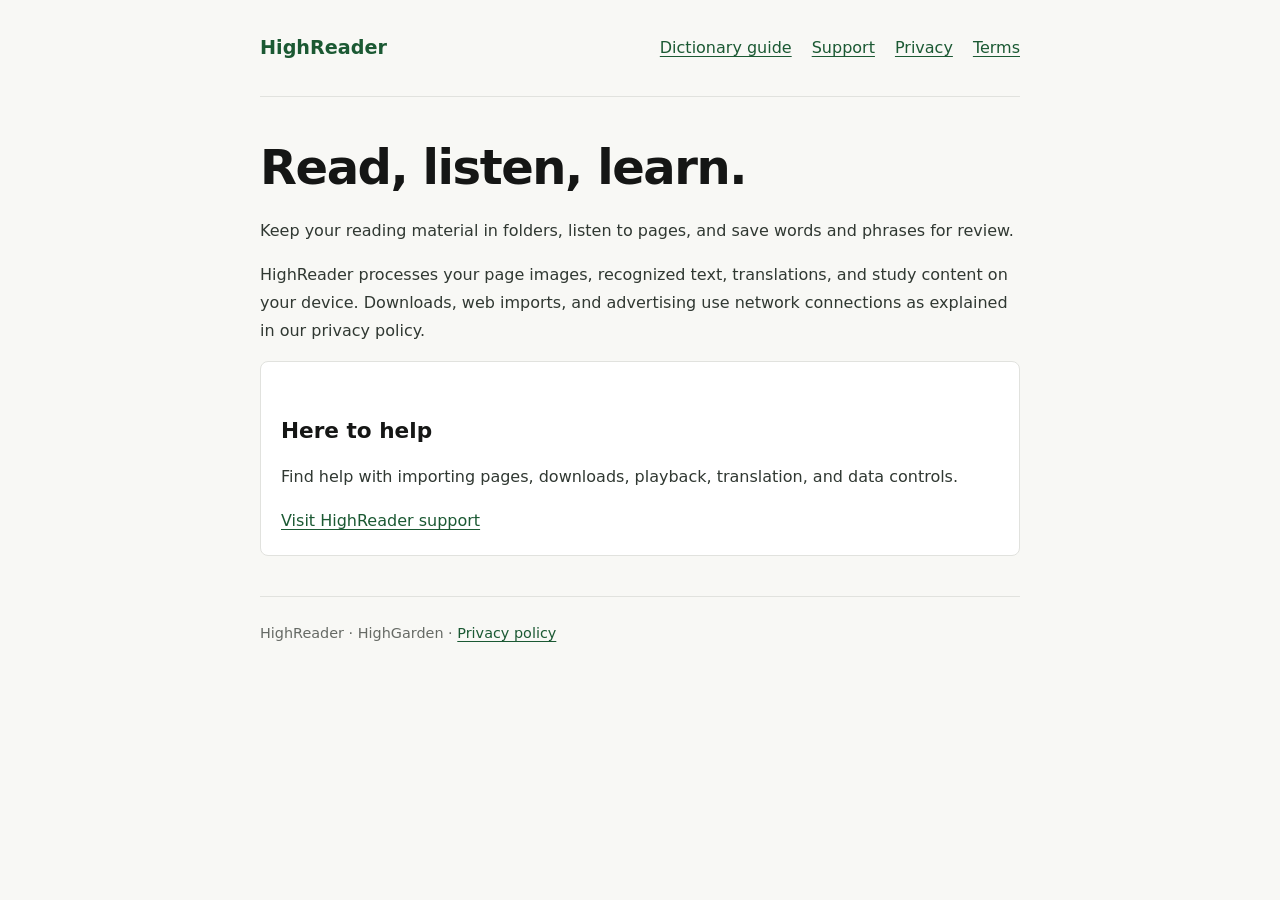
<file: index.html>
<!doctype html>
<html lang="en"><head><meta charset="utf-8"><meta name="viewport" content="width=device-width, initial-scale=1"><title>HighReader — Read, listen, learn</title><meta name="description" content="HighReader support and privacy information. Turn your own reading material into listening and language practice."><link rel="canonical" href="https://highreader.highgarden.app/"><link rel="stylesheet" href="./site.css"></head>
<body><a class="skip" href="#main">Skip to content</a><header><a class="brand" href="./index.html">HighReader</a><nav aria-label="Main navigation"><a href="./dictionary-guide.html">Dictionary guide</a><a href="./support.html">Support</a><a href="./privacy.html">Privacy</a><a href="./terms.html">Terms</a></nav></header>
<main id="main"><h1>Read, listen, learn.</h1><p>Keep your reading material in folders, listen to pages, and save words and phrases for review.</p><p>HighReader processes your page images, recognized text, translations, and study content on your device. Downloads, web imports, and advertising use network connections as explained in our privacy policy.</p><div class="notice"><h2>Here to help</h2><p>Find help with importing pages, downloads, playback, translation, and data controls.</p><a href="./support.html">Visit HighReader support</a></div></main><footer>HighReader · HighGarden · <a href="./privacy.html">Privacy policy</a></footer></body></html>
</file>
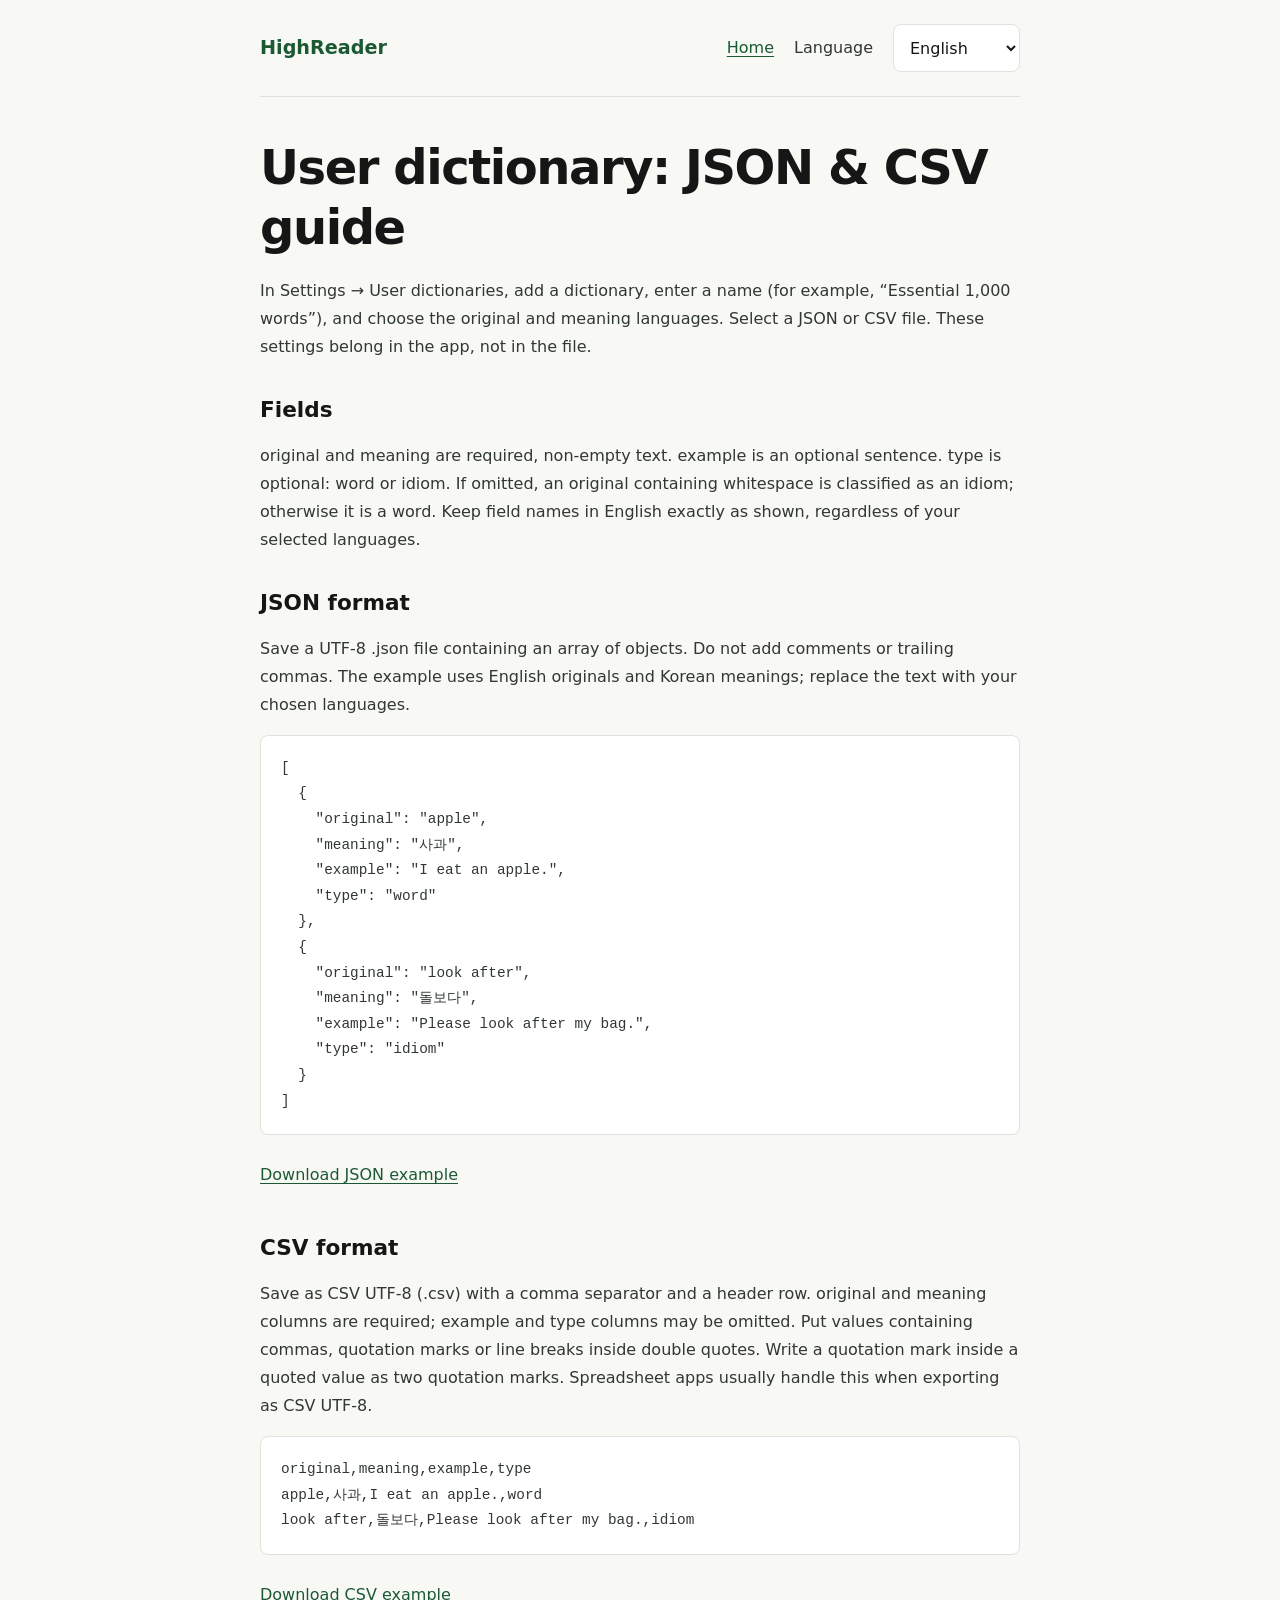
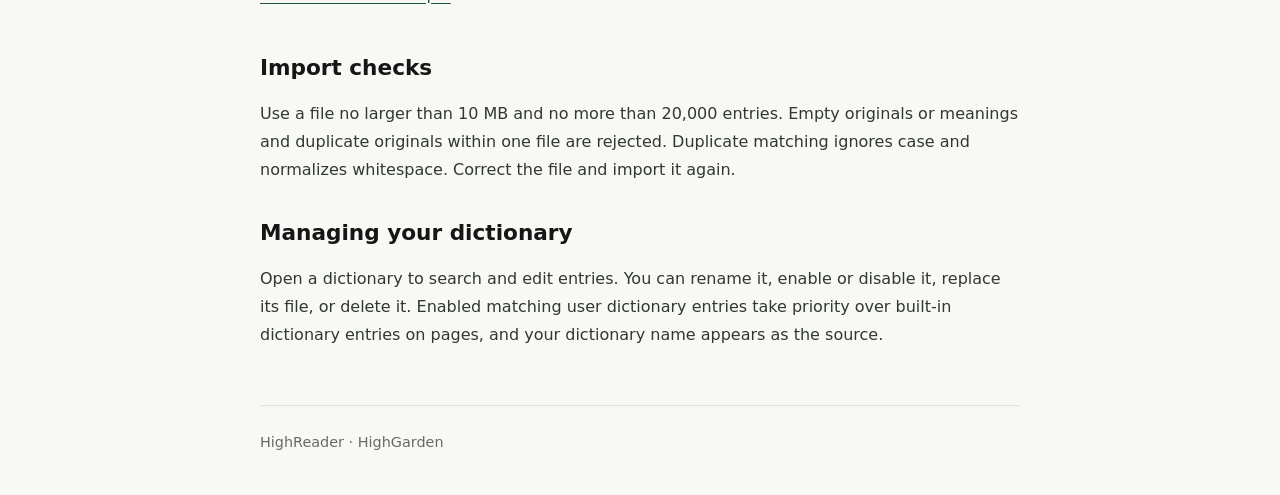
<file: dictionary-guide.html>
<!doctype html>
<html lang="en"><head><meta charset="utf-8"><meta name="viewport" content="width=device-width, initial-scale=1"><title>HighReader — User dictionary guide</title><meta name="description" content="Create and manage your HighReader user dictionary with JSON or CSV. File formats, examples, and import guidance in ten languages."><link rel="canonical" href="https://highreader.highgarden.app/dictionary-guide.html"><link rel="stylesheet" href="./site.css"></head>
<body><a class="skip" href="#main" id="skip-link">Skip to content</a><header><a class="brand" href="./index.html">HighReader</a><nav><a id="home-link" href="./index.html">Home</a><label for="guide-language" id="language-label">Language</label><select id="guide-language"><option value="en" lang="en">English</option><option value="ko" lang="ko">한국어</option><option value="ja" lang="ja">日本語</option><option value="fr" lang="fr">Français</option><option value="de" lang="de">Deutsch</option><option value="es" lang="es">Español</option><option value="pt" lang="pt">Português</option><option value="ru" lang="ru">Русский</option><option value="hi" lang="hi">हिन्दी</option><option value="ar" lang="ar">العربية</option></select></nav></header><main id="main"><article data-language="en" lang="en" dir="ltr"><h1>User dictionary: JSON &amp; CSV guide</h1><p>In Settings → User dictionaries, add a dictionary, enter a name (for example, “Essential 1,000 words”), and choose the original and meaning languages. Select a JSON or CSV file. These settings belong in the app, not in the file.</p><h2>Fields</h2><p>original and meaning are required, non-empty text. example is an optional sentence. type is optional: word or idiom. If omitted, an original containing whitespace is classified as an idiom; otherwise it is a word. Keep field names in English exactly as shown, regardless of your selected languages.</p><h2>JSON format</h2><p>Save a UTF-8 .json file containing an array of objects. Do not add comments or trailing commas. The example uses English originals and Korean meanings; replace the text with your chosen languages.</p><pre dir="ltr"><code>[
  {
    &quot;original&quot;: &quot;apple&quot;,
    &quot;meaning&quot;: &quot;사과&quot;,
    &quot;example&quot;: &quot;I eat an apple.&quot;,
    &quot;type&quot;: &quot;word&quot;
  },
  {
    &quot;original&quot;: &quot;look after&quot;,
    &quot;meaning&quot;: &quot;돌보다&quot;,
    &quot;example&quot;: &quot;Please look after my bag.&quot;,
    &quot;type&quot;: &quot;idiom&quot;
  }
]
</code></pre><a class="download" download href="./dictionary-example.json">Download JSON example</a><h2>CSV format</h2><p>Save as CSV UTF-8 (.csv) with a comma separator and a header row. original and meaning columns are required; example and type columns may be omitted. Put values containing commas, quotation marks or line breaks inside double quotes. Write a quotation mark inside a quoted value as two quotation marks. Spreadsheet apps usually handle this when exporting as CSV UTF-8.</p><pre dir="ltr"><code>original,meaning,example,type
apple,사과,I eat an apple.,word
look after,돌보다,Please look after my bag.,idiom
</code></pre><a class="download" download href="./dictionary-example.csv">Download CSV example</a><h2>Import checks</h2><p>Use a file no larger than 10 MB and no more than 20,000 entries. Empty originals or meanings and duplicate originals within one file are rejected. Duplicate matching ignores case and normalizes whitespace. Correct the file and import it again.</p><h2>Managing your dictionary</h2><p>Open a dictionary to search and edit entries. You can rename it, enable or disable it, replace its file, or delete it. Enabled matching user dictionary entries take priority over built-in dictionary entries on pages, and your dictionary name appears as the source.</p></article><article data-language="ko" lang="ko" dir="ltr"><h1>사용자 사전 JSON·CSV 등록 가이드</h1><p>설정 → 사용자 사전에서 사전을 추가하고 이름(예: “초등 필수 단어 1000”)과 원문 언어·뜻 언어를 선택한 뒤 JSON 또는 CSV 파일을 고르세요. 이름과 언어는 파일이 아닌 앱에서 설정합니다.</p><h2>입력 항목</h2><p>original(원문)과 meaning(뜻)은 비어 있지 않은 필수 문자열입니다. example(예문)은 선택입니다. type은 word(단어) 또는 idiom(숙어)이며 생략할 수 있습니다. 생략하면 원문에 공백이 있는 항목은 숙어, 나머지는 단어로 분류합니다. 선택한 언어와 관계없이 필드 이름은 예시의 영문 그대로 사용하세요.</p><h2>JSON 형식</h2><p>객체 배열을 담은 UTF-8 .json 파일로 저장하세요. 주석이나 마지막 항목 뒤 쉼표는 넣지 마세요. 예시는 영어 원문·한국어 뜻이며, 선택한 언어에 맞게 내용을 바꾸면 됩니다.</p><pre dir="ltr"><code>[
  {
    &quot;original&quot;: &quot;apple&quot;,
    &quot;meaning&quot;: &quot;사과&quot;,
    &quot;example&quot;: &quot;I eat an apple.&quot;,
    &quot;type&quot;: &quot;word&quot;
  },
  {
    &quot;original&quot;: &quot;look after&quot;,
    &quot;meaning&quot;: &quot;돌보다&quot;,
    &quot;example&quot;: &quot;Please look after my bag.&quot;,
    &quot;type&quot;: &quot;idiom&quot;
  }
]
</code></pre><a class="download" download href="./dictionary-example.json">JSON 예제 다운로드</a><h2>CSV 형식</h2><p>쉼표로 구분하고 첫 줄에 열 이름이 있는 CSV UTF-8(.csv) 파일로 저장하세요. original·meaning 열은 필수이며 example·type 열은 생략할 수 있습니다. 값에 쉼표, 큰따옴표, 줄바꿈이 있으면 전체를 큰따옴표로 감싸세요. 그 안의 큰따옴표는 두 번 겹쳐 적습니다. 스프레드시트에서 CSV UTF-8로 저장하면 보통 자동 처리됩니다.</p><pre dir="ltr"><code>original,meaning,example,type
apple,사과,I eat an apple.,word
look after,돌보다,Please look after my bag.,idiom
</code></pre><a class="download" download href="./dictionary-example.csv">CSV 예제 다운로드</a><h2>등록 전 확인</h2><p>파일은 최대 10MB, 항목은 최대 20,000개입니다. 원문·뜻이 비어 있거나 한 파일 안에 중복 원문이 있으면 등록되지 않습니다. 중복 확인 시 대소문자를 구분하지 않고 공백을 정규화합니다. 파일을 수정한 뒤 다시 등록하세요.</p><h2>사전 관리</h2><p>사전을 열어 항목을 검색·수정할 수 있습니다. 이름 변경, 사용 여부 설정, 파일 교체, 삭제도 가능합니다. 페이지에 같은 단어·숙어가 있으면 사용 중인 사용자 사전을 기본 사전보다 우선 적용하고 등록한 사전 이름을 출처로 표시합니다.</p></article><article data-language="ja" lang="ja" dir="ltr"><h1>ユーザー辞書：JSON・CSV登録ガイド</h1><p>設定 → ユーザー辞書から辞書を追加し、名前（例：「必須単語1000」）と原文・意味の言語を選び、JSONまたはCSVファイルを選択します。名前と言語はファイルではなくアプリで設定します。</p><h2>入力項目</h2><p>original（原文）とmeaning（意味）は空でない文字列が必須です。example（例文）は任意です。typeはword（単語）またはidiom（熟語）で、省略できます。省略時は原文に空白を含む項目を熟語、それ以外を単語とします。項目名は選択言語に関係なく例と同じ英語で記載してください。</p><h2>JSON形式</h2><p>オブジェクトの配列をUTF-8の.jsonファイルとして保存します。コメントや末尾の余分なコンマは使えません。例は英語の原文と韓国語の意味です。選択した言語の内容に置き換えてください。</p><pre dir="ltr"><code>[
  {
    &quot;original&quot;: &quot;apple&quot;,
    &quot;meaning&quot;: &quot;사과&quot;,
    &quot;example&quot;: &quot;I eat an apple.&quot;,
    &quot;type&quot;: &quot;word&quot;
  },
  {
    &quot;original&quot;: &quot;look after&quot;,
    &quot;meaning&quot;: &quot;돌보다&quot;,
    &quot;example&quot;: &quot;Please look after my bag.&quot;,
    &quot;type&quot;: &quot;idiom&quot;
  }
]
</code></pre><a class="download" download href="./dictionary-example.json">JSONの例をダウンロード</a><h2>CSV形式</h2><p>コンマ区切りで1行目に列名を記したCSV UTF-8（.csv）として保存します。originalとmeaningは必須で、exampleとtype列は省略できます。コンマ、二重引用符、改行を含む値は二重引用符で囲み、その中の二重引用符は2つ重ねます。表計算アプリのCSV UTF-8出力では通常自動処理されます。</p><pre dir="ltr"><code>original,meaning,example,type
apple,사과,I eat an apple.,word
look after,돌보다,Please look after my bag.,idiom
</code></pre><a class="download" download href="./dictionary-example.csv">CSVの例をダウンロード</a><h2>登録前の確認</h2><p>ファイルは最大10MB、項目は最大20,000件です。原文・意味が空の場合や、同じファイル内に原文の重複がある場合は登録できません。重複の判定では大文字・小文字を区別せず空白を正規化します。修正して再登録してください。</p><h2>辞書の管理</h2><p>辞書を開いて項目を検索・編集できます。名前変更、有効・無効の切り替え、ファイル差し替え、削除も可能です。ページでは有効なユーザー辞書の一致項目を標準辞書より優先し、登録した辞書名を出典として表示します。</p></article><article data-language="fr" lang="fr" dir="ltr"><h1>Dictionnaire personnel : guide JSON et CSV</h1><p>Dans Réglages → Dictionnaires personnels, ajoutez un dictionnaire, saisissez un nom (par exemple « 1 000 mots essentiels »), choisissez les langues des originaux et des définitions, puis un fichier JSON ou CSV. Le nom et les langues se règlent dans l’application, pas dans le fichier.</p><h2>Champs</h2><p>original et meaning sont des textes obligatoires non vides. example est une phrase facultative. type est facultatif : word ou idiom. Sans type, un original contenant des espaces est classé comme expression, sinon comme mot. Conservez les noms de champs en anglais tels quels, quelle que soit la langue choisie.</p><h2>Format JSON</h2><p>Enregistrez un tableau d’objets dans un fichier .json UTF-8, sans commentaires ni virgule finale. L’exemple contient des originaux anglais et des définitions coréennes ; remplacez-les par vos langues.</p><pre dir="ltr"><code>[
  {
    &quot;original&quot;: &quot;apple&quot;,
    &quot;meaning&quot;: &quot;사과&quot;,
    &quot;example&quot;: &quot;I eat an apple.&quot;,
    &quot;type&quot;: &quot;word&quot;
  },
  {
    &quot;original&quot;: &quot;look after&quot;,
    &quot;meaning&quot;: &quot;돌보다&quot;,
    &quot;example&quot;: &quot;Please look after my bag.&quot;,
    &quot;type&quot;: &quot;idiom&quot;
  }
]
</code></pre><a class="download" download href="./dictionary-example.json">Télécharger l’exemple JSON</a><h2>Format CSV</h2><p>Enregistrez en CSV UTF-8 (.csv), avec des virgules comme séparateurs et une ligne d’en-tête. Les colonnes original et meaning sont obligatoires ; example et type peuvent être omises. Entourez de guillemets doubles les valeurs contenant des virgules, guillemets ou sauts de ligne. Doublez les guillemets à l’intérieur. Les tableurs le font généralement lors de l’export CSV UTF-8.</p><pre dir="ltr"><code>original,meaning,example,type
apple,사과,I eat an apple.,word
look after,돌보다,Please look after my bag.,idiom
</code></pre><a class="download" download href="./dictionary-example.csv">Télécharger l’exemple CSV</a><h2>Vérifications</h2><p>Limites : 10 Mo et 20 000 entrées. Les originaux ou définitions vides et les originaux en double dans un même fichier sont refusés. La détection ignore la casse et normalise les espaces. Corrigez le fichier et réimportez-le.</p><h2>Gestion</h2><p>Ouvrez un dictionnaire pour rechercher et modifier ses entrées. Vous pouvez le renommer, l’activer ou le désactiver, remplacer son fichier ou le supprimer. Sur les pages, les correspondances d’un dictionnaire personnel actif sont prioritaires sur le dictionnaire intégré et affichent le nom de votre dictionnaire comme source.</p></article><article data-language="de" lang="de" dir="ltr"><h1>Eigenes Wörterbuch: JSON- und CSV-Anleitung</h1><p>Fügen Sie unter Einstellungen → Eigene Wörterbücher ein Wörterbuch hinzu. Geben Sie einen Namen ein (z. B. „1.000 Grundwörter“), wählen Sie die Sprachen für Original und Bedeutung und eine JSON- oder CSV-Datei. Name und Sprachen werden in der App festgelegt, nicht in der Datei.</p><h2>Felder</h2><p>original und meaning müssen nicht leere Texte enthalten. example ist ein optionaler Beispielsatz. type ist optional: word oder idiom. Ohne type gilt ein Original mit Leerraum als Redewendung, sonst als Wort. Verwenden Sie unabhängig von der Sprache genau die englischen Feldnamen.</p><h2>JSON-Format</h2><p>Speichern Sie eine Liste von Objekten als UTF-8-Datei mit der Endung .json, ohne Kommentare oder abschließende Kommas. Das Beispiel enthält englische Originale und koreanische Bedeutungen. Ersetzen Sie diese durch Ihre gewählten Sprachen.</p><pre dir="ltr"><code>[
  {
    &quot;original&quot;: &quot;apple&quot;,
    &quot;meaning&quot;: &quot;사과&quot;,
    &quot;example&quot;: &quot;I eat an apple.&quot;,
    &quot;type&quot;: &quot;word&quot;
  },
  {
    &quot;original&quot;: &quot;look after&quot;,
    &quot;meaning&quot;: &quot;돌보다&quot;,
    &quot;example&quot;: &quot;Please look after my bag.&quot;,
    &quot;type&quot;: &quot;idiom&quot;
  }
]
</code></pre><a class="download" download href="./dictionary-example.json">JSON-Beispiel herunterladen</a><h2>CSV-Format</h2><p>Speichern Sie CSV UTF-8 (.csv) mit Kommas als Trennzeichen und einer Kopfzeile. original und meaning sind Pflichtspalten; example und type können entfallen. Werte mit Kommas, Anführungszeichen oder Zeilenumbrüchen müssen in doppelte Anführungszeichen eingeschlossen werden. Verdoppeln Sie innere Anführungszeichen. Tabellenprogramme erledigen dies beim CSV-UTF-8-Export in der Regel automatisch.</p><pre dir="ltr"><code>original,meaning,example,type
apple,사과,I eat an apple.,word
look after,돌보다,Please look after my bag.,idiom
</code></pre><a class="download" download href="./dictionary-example.csv">CSV-Beispiel herunterladen</a><h2>Prüfung beim Import</h2><p>Maximal 10 MB und 20.000 Einträge. Leere Originale oder Bedeutungen und doppelte Originale innerhalb einer Datei werden abgelehnt. Groß-/Kleinschreibung wird ignoriert und Leerraum vereinheitlicht. Korrigieren Sie die Datei und importieren Sie erneut.</p><h2>Verwaltung</h2><p>Öffnen Sie ein Wörterbuch, um Einträge zu suchen und zu bearbeiten. Sie können es umbenennen, aktivieren oder deaktivieren, die Datei ersetzen oder es löschen. Auf Seiten haben passende Einträge aktiver eigener Wörterbücher Vorrang vor dem integrierten Wörterbuch; der Wörterbuchname wird als Quelle angezeigt.</p></article><article data-language="es" lang="es" dir="ltr"><h1>Diccionario personal: guía de JSON y CSV</h1><p>En Ajustes → Diccionarios personales, añade un diccionario, escribe un nombre (por ejemplo, «1.000 palabras esenciales»), elige los idiomas del original y del significado, y selecciona un archivo JSON o CSV. El nombre y los idiomas se configuran en la app, no en el archivo.</p><h2>Campos</h2><p>original y meaning son textos obligatorios y no vacíos. example es una oración opcional. type es opcional: word o idiom. Si se omite, un original con espacios se clasifica como expresión; en caso contrario, como palabra. Usa los nombres de campo en inglés exactamente como se muestran, independientemente del idioma.</p><h2>Formato JSON</h2><p>Guarda una matriz de objetos en un archivo .json UTF-8, sin comentarios ni comas finales. El ejemplo contiene originales en inglés y significados en coreano; sustitúyelos por los idiomas elegidos.</p><pre dir="ltr"><code>[
  {
    &quot;original&quot;: &quot;apple&quot;,
    &quot;meaning&quot;: &quot;사과&quot;,
    &quot;example&quot;: &quot;I eat an apple.&quot;,
    &quot;type&quot;: &quot;word&quot;
  },
  {
    &quot;original&quot;: &quot;look after&quot;,
    &quot;meaning&quot;: &quot;돌보다&quot;,
    &quot;example&quot;: &quot;Please look after my bag.&quot;,
    &quot;type&quot;: &quot;idiom&quot;
  }
]
</code></pre><a class="download" download href="./dictionary-example.json">Descargar ejemplo JSON</a><h2>Formato CSV</h2><p>Guarda como CSV UTF-8 (.csv), separado por comas y con una fila de encabezados. original y meaning son obligatorios; example y type pueden omitirse. Encierra entre comillas dobles los valores que contengan comas, comillas o saltos de línea. Duplica las comillas interiores. Las hojas de cálculo suelen hacerlo al exportar como CSV UTF-8.</p><pre dir="ltr"><code>original,meaning,example,type
apple,사과,I eat an apple.,word
look after,돌보다,Please look after my bag.,idiom
</code></pre><a class="download" download href="./dictionary-example.csv">Descargar ejemplo CSV</a><h2>Comprobaciones</h2><p>Máximo 10 MB y 20.000 entradas. Se rechazan originales o significados vacíos y originales duplicados en un mismo archivo. La detección ignora mayúsculas y normaliza espacios. Corrige el archivo e impórtalo de nuevo.</p><h2>Gestión</h2><p>Abre un diccionario para buscar y editar entradas. Puedes cambiar su nombre, activarlo o desactivarlo, reemplazar el archivo o eliminarlo. En las páginas, las coincidencias de diccionarios personales activos tienen prioridad sobre el diccionario integrado y muestran el nombre del diccionario como fuente.</p></article><article data-language="pt" lang="pt" dir="ltr"><h1>Dicionário pessoal: guia JSON e CSV</h1><p>Em Configurações → Dicionários pessoais, adicione um dicionário, informe um nome (por exemplo, “1.000 palavras essenciais”), escolha os idiomas do original e do significado e selecione um arquivo JSON ou CSV. O nome e os idiomas são definidos no aplicativo, não no arquivo.</p><h2>Campos</h2><p>original e meaning são textos obrigatórios e não vazios. example é uma frase opcional. type é opcional: word ou idiom. Se omitido, um original com espaços é classificado como expressão; caso contrário, como palavra. Mantenha os nomes dos campos em inglês exatamente como mostrados, independentemente do idioma.</p><h2>Formato JSON</h2><p>Salve uma lista de objetos em um arquivo .json UTF-8, sem comentários ou vírgulas finais. O exemplo tem originais em inglês e significados em coreano; substitua-os pelos idiomas escolhidos.</p><pre dir="ltr"><code>[
  {
    &quot;original&quot;: &quot;apple&quot;,
    &quot;meaning&quot;: &quot;사과&quot;,
    &quot;example&quot;: &quot;I eat an apple.&quot;,
    &quot;type&quot;: &quot;word&quot;
  },
  {
    &quot;original&quot;: &quot;look after&quot;,
    &quot;meaning&quot;: &quot;돌보다&quot;,
    &quot;example&quot;: &quot;Please look after my bag.&quot;,
    &quot;type&quot;: &quot;idiom&quot;
  }
]
</code></pre><a class="download" download href="./dictionary-example.json">Baixar exemplo JSON</a><h2>Formato CSV</h2><p>Salve como CSV UTF-8 (.csv), separado por vírgulas e com uma linha de cabeçalho. original e meaning são obrigatórios; example e type podem ser omitidos. Coloque entre aspas duplas os valores com vírgulas, aspas ou quebras de linha. Duplique as aspas internas. Planilhas normalmente fazem isso ao exportar como CSV UTF-8.</p><pre dir="ltr"><code>original,meaning,example,type
apple,사과,I eat an apple.,word
look after,돌보다,Please look after my bag.,idiom
</code></pre><a class="download" download href="./dictionary-example.csv">Baixar exemplo CSV</a><h2>Verificações</h2><p>Máximo de 10 MB e 20.000 entradas. Originais ou significados vazios e originais duplicados no mesmo arquivo são rejeitados. A comparação ignora maiúsculas e normaliza espaços. Corrija o arquivo e importe novamente.</p><h2>Gerenciamento</h2><p>Abra um dicionário para pesquisar e editar entradas. Você pode renomeá-lo, ativá-lo ou desativá-lo, substituir o arquivo ou excluí-lo. Nas páginas, correspondências de dicionários pessoais ativos têm prioridade sobre o dicionário integrado, e o nome do seu dicionário aparece como fonte.</p></article><article data-language="ru" lang="ru" dir="ltr"><h1>Пользовательский словарь: JSON и CSV</h1><p>В разделе Настройки → Пользовательские словари добавьте словарь, укажите название (например, «1000 основных слов»), выберите языки оригинала и значения, затем файл JSON или CSV. Название и языки задаются в приложении, а не в файле.</p><h2>Поля</h2><p>original и meaning — обязательные непустые строки. example — необязательный пример предложения. type — необязательное поле: word или idiom. Без него оригинал с пробелами считается выражением, а без пробелов — словом. Сохраняйте английские имена полей в точности независимо от выбранного языка.</p><h2>Формат JSON</h2><p>Сохраните массив объектов в файле .json в кодировке UTF-8, без комментариев и лишней запятой в конце. В примере оригиналы на английском, значения на корейском; замените их текстом на выбранных языках.</p><pre dir="ltr"><code>[
  {
    &quot;original&quot;: &quot;apple&quot;,
    &quot;meaning&quot;: &quot;사과&quot;,
    &quot;example&quot;: &quot;I eat an apple.&quot;,
    &quot;type&quot;: &quot;word&quot;
  },
  {
    &quot;original&quot;: &quot;look after&quot;,
    &quot;meaning&quot;: &quot;돌보다&quot;,
    &quot;example&quot;: &quot;Please look after my bag.&quot;,
    &quot;type&quot;: &quot;idiom&quot;
  }
]
</code></pre><a class="download" download href="./dictionary-example.json">Скачать пример JSON</a><h2>Формат CSV</h2><p>Сохраните CSV UTF-8 (.csv) с разделителем-запятой и строкой заголовков. original и meaning обязательны; example и type можно опустить. Значения с запятыми, кавычками или переносами строк заключайте в двойные кавычки. Внутренние кавычки удваивайте. Табличные редакторы обычно делают это автоматически при экспорте в CSV UTF-8.</p><pre dir="ltr"><code>original,meaning,example,type
apple,사과,I eat an apple.,word
look after,돌보다,Please look after my bag.,idiom
</code></pre><a class="download" download href="./dictionary-example.csv">Скачать пример CSV</a><h2>Проверка</h2><p>Не более 10 МБ и 20 000 записей. Пустые оригиналы или значения и повторяющиеся оригиналы в одном файле отклоняются. При поиске дублей регистр не учитывается, а пробелы нормализуются. Исправьте файл и импортируйте снова.</p><h2>Управление</h2><p>Откройте словарь для поиска и редактирования записей. Можно изменить название, включить или отключить словарь, заменить файл или удалить словарь. На страницах совпадения из активных пользовательских словарей имеют приоритет над встроенным словарём; название вашего словаря отображается как источник.</p></article><article data-language="hi" lang="hi" dir="ltr"><h1>निजी शब्दकोश: JSON और CSV गाइड</h1><p>सेटिंग्स → निजी शब्दकोश में शब्दकोश जोड़ें, नाम लिखें (जैसे “1,000 आवश्यक शब्द”), मूल और अर्थ की भाषाएँ चुनें, फिर JSON या CSV फ़ाइल चुनें। नाम और भाषाएँ ऐप में सेट करें, फ़ाइल में नहीं।</p><h2>फ़ील्ड</h2><p>original और meaning में खाली न होने वाला टेक्स्ट अनिवार्य है। example में उदाहरण वाक्य वैकल्पिक है। type वैकल्पिक है: word या idiom। इसे न देने पर मूल में खाली स्थान हो तो उसे वाक्यांश, अन्यथा शब्द माना जाता है। किसी भी भाषा के लिए फ़ील्ड नाम अंग्रेज़ी में बिल्कुल उदाहरण जैसे रखें।</p><h2>JSON प्रारूप</h2><p>ऑब्जेक्ट की सूची को UTF-8 .json फ़ाइल में सहेजें। टिप्पणियाँ या अंतिम आइटम के बाद अतिरिक्त कॉमा न डालें। उदाहरण में अंग्रेज़ी मूल और कोरियाई अर्थ हैं; अपनी चुनी भाषाओं का टेक्स्ट डालें।</p><pre dir="ltr"><code>[
  {
    &quot;original&quot;: &quot;apple&quot;,
    &quot;meaning&quot;: &quot;사과&quot;,
    &quot;example&quot;: &quot;I eat an apple.&quot;,
    &quot;type&quot;: &quot;word&quot;
  },
  {
    &quot;original&quot;: &quot;look after&quot;,
    &quot;meaning&quot;: &quot;돌보다&quot;,
    &quot;example&quot;: &quot;Please look after my bag.&quot;,
    &quot;type&quot;: &quot;idiom&quot;
  }
]
</code></pre><a class="download" download href="./dictionary-example.json">JSON उदाहरण डाउनलोड करें</a><h2>CSV प्रारूप</h2><p>कॉमा से अलग की गई CSV UTF-8 (.csv) फ़ाइल सहेजें और पहली पंक्ति में कॉलम नाम रखें। original और meaning अनिवार्य हैं; example और type कॉलम छोड़ सकते हैं। कॉमा, उद्धरण चिह्न या नई पंक्ति वाले मान को दोहरे उद्धरण चिह्नों में रखें। अंदर के दोहरे उद्धरण चिह्न को दो बार लिखें। स्प्रेडशीट ऐप CSV UTF-8 निर्यात में आम तौर पर यह अपने आप करते हैं।</p><pre dir="ltr"><code>original,meaning,example,type
apple,사과,I eat an apple.,word
look after,돌보다,Please look after my bag.,idiom
</code></pre><a class="download" download href="./dictionary-example.csv">CSV उदाहरण डाउनलोड करें</a><h2>जाँच</h2><p>फ़ाइल अधिकतम 10 MB और 20,000 प्रविष्टियों की हो। खाली मूल या अर्थ और एक फ़ाइल में दोहराए गए मूल स्वीकार नहीं होते। दोहराव की जाँच में बड़े-छोटे अक्षर समान माने जाते हैं और खाली स्थान सामान्य किए जाते हैं। फ़ाइल सुधारकर फिर आयात करें।</p><h2>प्रबंधन</h2><p>प्रविष्टियाँ खोजने और बदलने के लिए शब्दकोश खोलें। नाम बदल सकते हैं, चालू या बंद कर सकते हैं, फ़ाइल बदल सकते हैं या शब्दकोश हटा सकते हैं। पृष्ठों पर सक्रिय निजी शब्दकोश की मेल खाती प्रविष्टियों को अंतर्निहित शब्दकोश से प्राथमिकता मिलती है और आपके शब्दकोश का नाम स्रोत के रूप में दिखता है।</p></article><article data-language="ar" lang="ar" dir="rtl"><h1>القاموس الشخصي: دليل JSON وCSV</h1><p>في الإعدادات ← القواميس الشخصية، أضف قاموسًا وأدخل اسمًا (مثل «1000 كلمة أساسية»)، واختر لغتي النص الأصلي والمعنى، ثم ملف JSON أو CSV. يُضبط الاسم واللغات في التطبيق لا في الملف.</p><h2>الحقول</h2><p>يجب أن يحتوي original وmeaning على نص غير فارغ. example جملة مثال اختيارية. type اختياري وقيمته word أو idiom. عند حذفه، يُصنّف النص الأصلي الذي يحتوي على مسافات كتعبير، وإلا فككلمة. استخدم أسماء الحقول الإنجليزية كما هي مهما كانت اللغة المختارة.</p><h2>تنسيق JSON</h2><p>احفظ مصفوفة من الكائنات في ملف .json بترميز UTF-8، دون تعليقات أو فواصل زائدة في النهاية. المثال يتضمن نصوصًا أصلية بالإنجليزية ومعاني بالكورية؛ استبدلها بنصوص بلغاتك المختارة.</p><pre dir="ltr"><code>[
  {
    &quot;original&quot;: &quot;apple&quot;,
    &quot;meaning&quot;: &quot;사과&quot;,
    &quot;example&quot;: &quot;I eat an apple.&quot;,
    &quot;type&quot;: &quot;word&quot;
  },
  {
    &quot;original&quot;: &quot;look after&quot;,
    &quot;meaning&quot;: &quot;돌보다&quot;,
    &quot;example&quot;: &quot;Please look after my bag.&quot;,
    &quot;type&quot;: &quot;idiom&quot;
  }
]
</code></pre><a class="download" download href="./dictionary-example.json">تنزيل مثال JSON</a><h2>تنسيق CSV</h2><p>احفظ الملف بتنسيق CSV UTF-8 (.csv) مفصول بفواصل مع صف عناوين. عمودا original وmeaning إلزاميان؛ يمكن حذف example وtype. ضع القيم التي تحتوي على فواصل أو علامات اقتباس أو أسطر جديدة بين علامتي اقتباس مزدوجتين. ضاعف علامة الاقتباس داخل القيمة. تُجري برامج جداول البيانات ذلك عادةً عند التصدير بصيغة CSV UTF-8.</p><pre dir="ltr"><code>original,meaning,example,type
apple,사과,I eat an apple.,word
look after,돌보다,Please look after my bag.,idiom
</code></pre><a class="download" download href="./dictionary-example.csv">تنزيل مثال CSV</a><h2>التحقق</h2><p>الحد الأقصى 10 MB و20,000 إدخال. تُرفض النصوص الأصلية أو المعاني الفارغة وتكرارات النص الأصلي داخل الملف الواحد. يتجاهل فحص التكرار حالة الأحرف ويوحّد المسافات. صحّح الملف واستورده مجددًا.</p><h2>الإدارة</h2><p>افتح القاموس للبحث عن الإدخالات وتعديلها. يمكنك إعادة تسميته وتفعيله أو تعطيله واستبدال ملفه أو حذفه. في الصفحات، تتقدم المطابقات في القواميس الشخصية المفعّلة على القاموس المدمج، ويظهر اسم قاموسك كمصدر.</p></article></main><footer>HighReader · HighGarden</footer><script>
const labels = {"en": ["Language", "Skip to content", "Home"], "ko": ["언어", "본문으로 건너뛰기", "홈"], "ja": ["言語", "本文へスキップ", "ホーム"], "fr": ["Langue", "Aller au contenu", "Accueil"], "de": ["Sprache", "Zum Inhalt springen", "Startseite"], "es": ["Idioma", "Saltar al contenido", "Inicio"], "pt": ["Idioma", "Pular para o conteúdo", "Início"], "ru": ["Язык", "Перейти к содержимому", "Главная"], "hi": ["भाषा", "सामग्री पर जाएँ", "होम"], "ar": ["اللغة", "انتقل إلى المحتوى", "الرئيسية"]};
const select = document.getElementById('guide-language');
function setLanguage(language) {
  const lang = Object.hasOwn(labels, language) ? language : 'en';
  document.documentElement.lang = lang;
  document.documentElement.dir = lang === 'ar' ? 'rtl' : 'ltr';
  document.querySelectorAll('article[data-language]').forEach(article => { article.hidden = article.dataset.language !== lang; });
  select.value = lang;
  document.getElementById('language-label').textContent = labels[lang][0];
  document.getElementById('skip-link').textContent = labels[lang][1];
  document.getElementById('home-link').textContent = labels[lang][2];
  document.title = 'HighReader — ' + document.querySelector('article:not([hidden]) h1').textContent;
}
const requested = new URLSearchParams(location.search).get('lang') || navigator.language.split('-')[0];
setLanguage(requested);
select.addEventListener('change', () => {
  setLanguage(select.value);
  const url = new URL(location.href);
  url.searchParams.set('lang', select.value);
  history.replaceState(null, '', url);
});
</script></body></html>
</file>
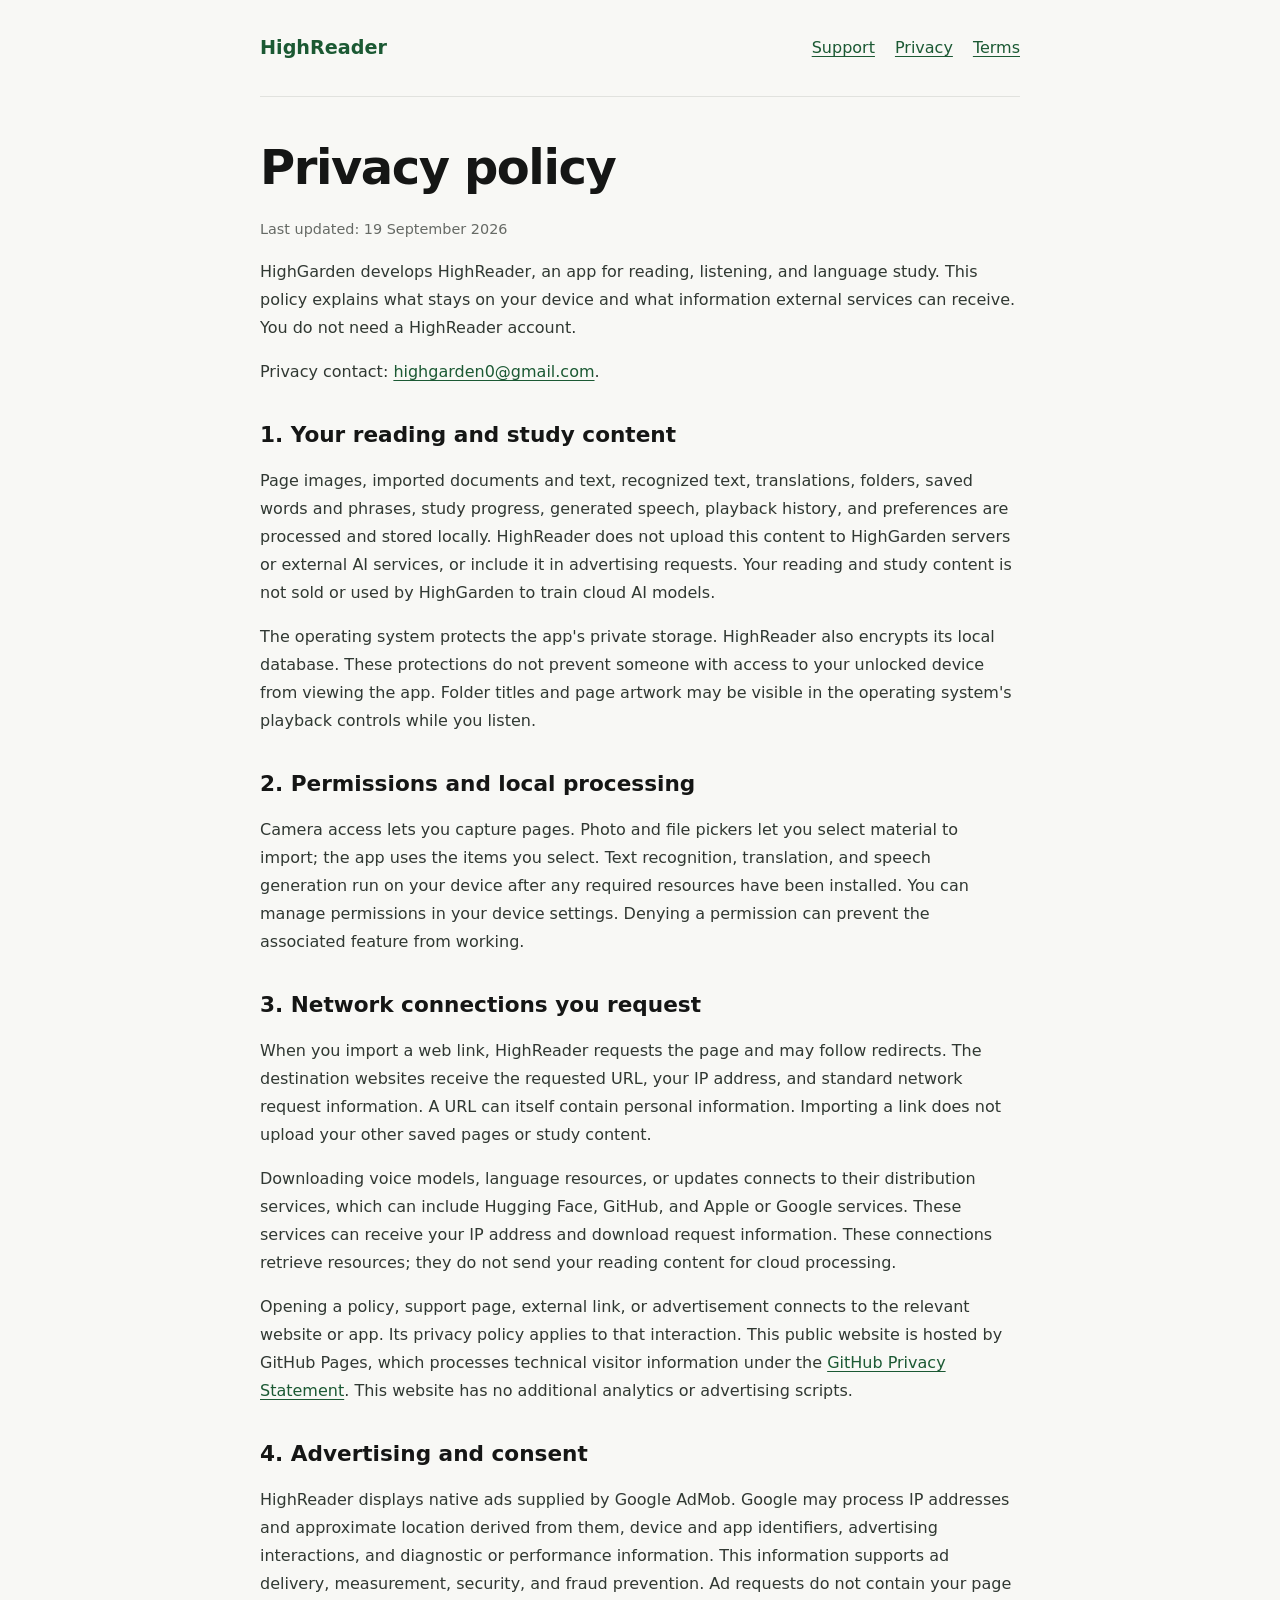
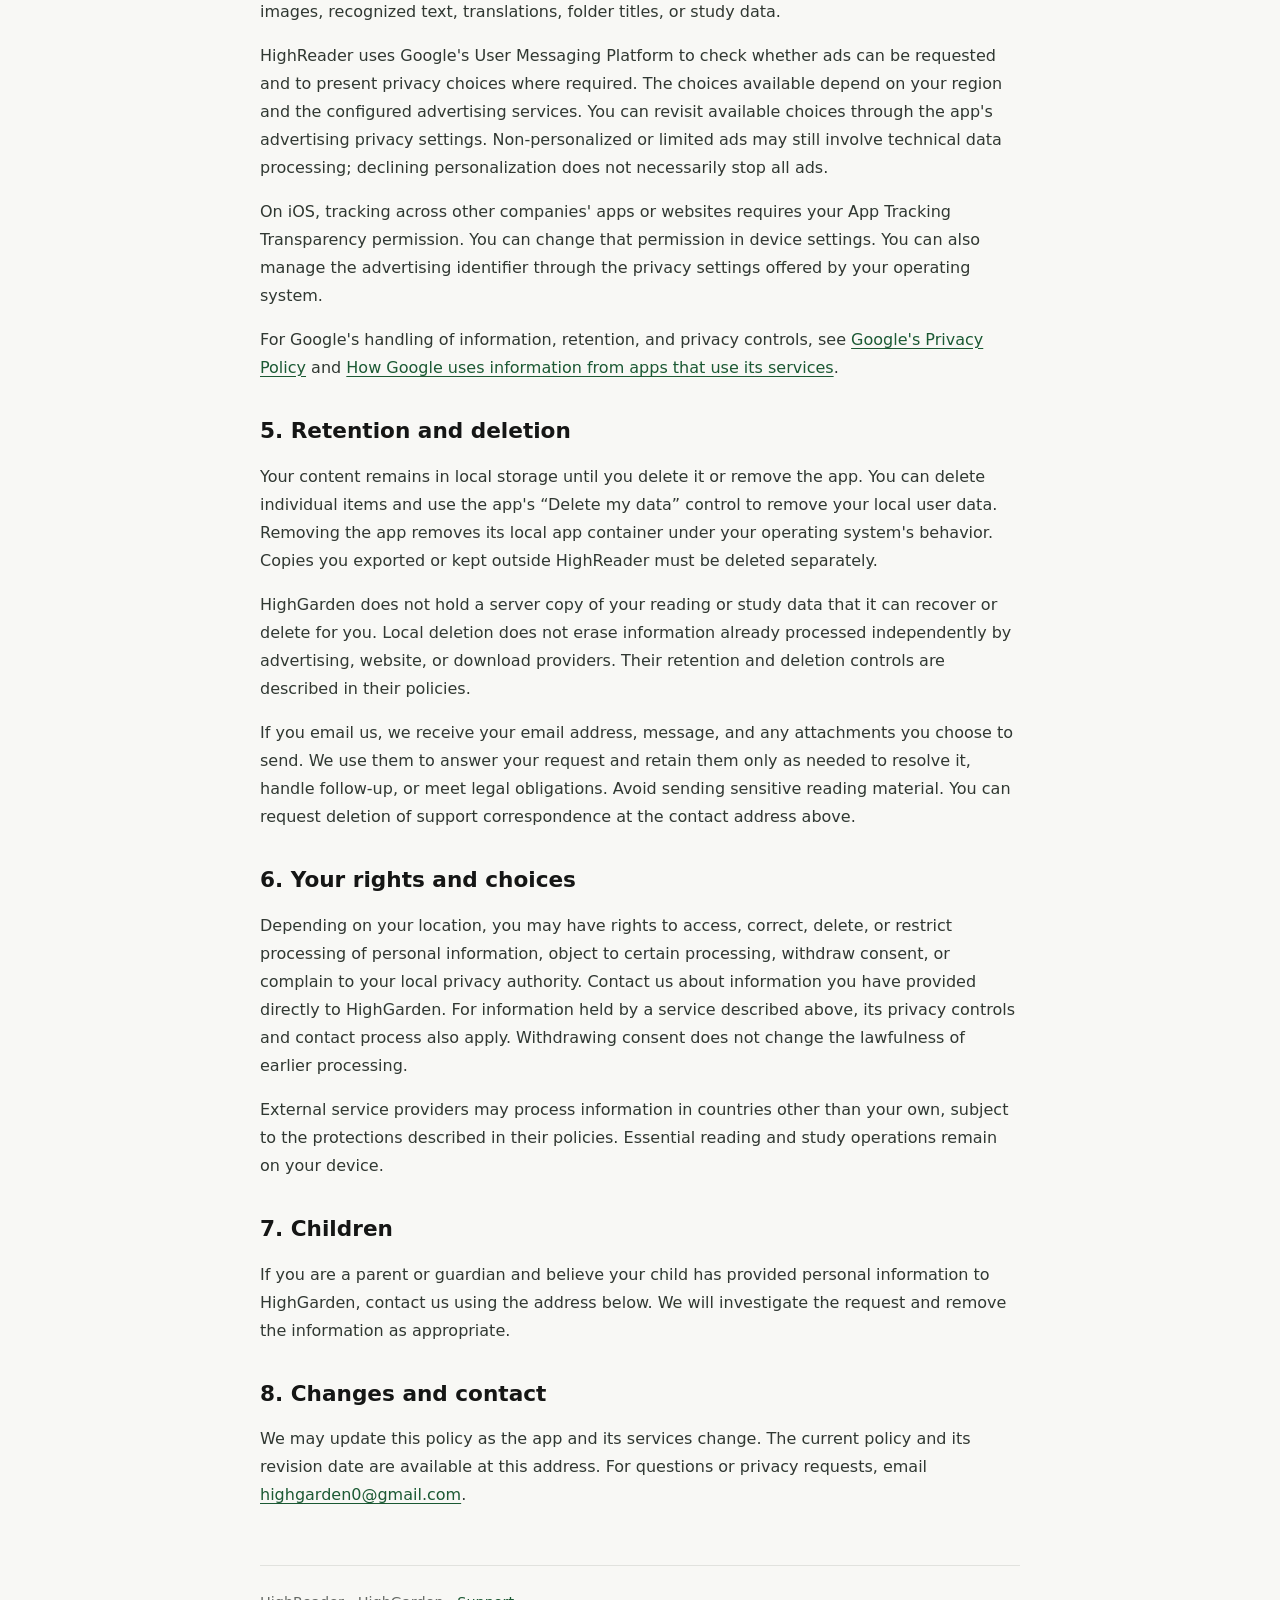
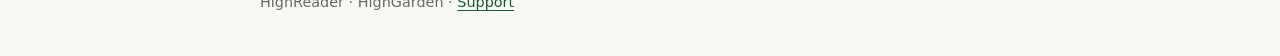
<file: privacy.html>
<!doctype html>
<html lang="en"><head><meta charset="utf-8"><meta name="viewport" content="width=device-width, initial-scale=1"><title>HighReader Privacy Policy</title><meta name="description" content="How HighReader handles local reading content, downloads, web imports, advertising, and your privacy choices."><link rel="canonical" href="https://highreader.highgarden.app/privacy.html"><link rel="stylesheet" href="./site.css"></head>
<body><a class="skip" href="#main">Skip to content</a><header><a class="brand" href="./index.html">HighReader</a><nav aria-label="Main navigation"><a href="./support.html">Support</a><a href="./privacy.html" aria-current="page">Privacy</a><a href="./terms.html">Terms</a></nav></header>
<main id="main"><h1>Privacy policy</h1><p class="updated">Last updated: 19 September 2026</p><p>HighGarden develops HighReader, an app for reading, listening, and language study. This policy explains what stays on your device and what information external services can receive. You do not need a HighReader account.</p><p>Privacy contact: <a href="mailto:highgarden0@gmail.com">highgarden0@gmail.com</a>.</p>
<h2>1. Your reading and study content</h2><p>Page images, imported documents and text, recognized text, translations, folders, saved words and phrases, study progress, generated speech, playback history, and preferences are processed and stored locally. HighReader does not upload this content to HighGarden servers or external AI services, or include it in advertising requests. Your reading and study content is not sold or used by HighGarden to train cloud AI models.</p><p>The operating system protects the app's private storage. HighReader also encrypts its local database. These protections do not prevent someone with access to your unlocked device from viewing the app. Folder titles and page artwork may be visible in the operating system's playback controls while you listen.</p>
<h2>2. Permissions and local processing</h2><p>Camera access lets you capture pages. Photo and file pickers let you select material to import; the app uses the items you select. Text recognition, translation, and speech generation run on your device after any required resources have been installed. You can manage permissions in your device settings. Denying a permission can prevent the associated feature from working.</p>
<h2>3. Network connections you request</h2><p>When you import a web link, HighReader requests the page and may follow redirects. The destination websites receive the requested URL, your IP address, and standard network request information. A URL can itself contain personal information. Importing a link does not upload your other saved pages or study content.</p><p>Downloading voice models, language resources, or updates connects to their distribution services, which can include Hugging Face, GitHub, and Apple or Google services. These services can receive your IP address and download request information. These connections retrieve resources; they do not send your reading content for cloud processing.</p><p>Opening a policy, support page, external link, or advertisement connects to the relevant website or app. Its privacy policy applies to that interaction. This public website is hosted by GitHub Pages, which processes technical visitor information under the <a href="https://docs.github.com/en/site-policy/privacy-policies/github-general-privacy-statement">GitHub Privacy Statement</a>. This website has no additional analytics or advertising scripts.</p>
<h2>4. Advertising and consent</h2><p>HighReader displays native ads supplied by Google AdMob. Google may process IP addresses and approximate location derived from them, device and app identifiers, advertising interactions, and diagnostic or performance information. This information supports ad delivery, measurement, security, and fraud prevention. Ad requests do not contain your page images, recognized text, translations, folder titles, or study data.</p><p>HighReader uses Google's User Messaging Platform to check whether ads can be requested and to present privacy choices where required. The choices available depend on your region and the configured advertising services. You can revisit available choices through the app's advertising privacy settings. Non-personalized or limited ads may still involve technical data processing; declining personalization does not necessarily stop all ads.</p><p>On iOS, tracking across other companies' apps or websites requires your App Tracking Transparency permission. You can change that permission in device settings. You can also manage the advertising identifier through the privacy settings offered by your operating system.</p><p>For Google's handling of information, retention, and privacy controls, see <a href="https://policies.google.com/privacy">Google's Privacy Policy</a> and <a href="https://policies.google.com/technologies/partner-sites">How Google uses information from apps that use its services</a>.</p>
<h2>5. Retention and deletion</h2><p>Your content remains in local storage until you delete it or remove the app. You can delete individual items and use the app's “Delete my data” control to remove your local user data. Removing the app removes its local app container under your operating system's behavior. Copies you exported or kept outside HighReader must be deleted separately.</p><p>HighGarden does not hold a server copy of your reading or study data that it can recover or delete for you. Local deletion does not erase information already processed independently by advertising, website, or download providers. Their retention and deletion controls are described in their policies.</p><p>If you email us, we receive your email address, message, and any attachments you choose to send. We use them to answer your request and retain them only as needed to resolve it, handle follow-up, or meet legal obligations. Avoid sending sensitive reading material. You can request deletion of support correspondence at the contact address above.</p>
<h2>6. Your rights and choices</h2><p>Depending on your location, you may have rights to access, correct, delete, or restrict processing of personal information, object to certain processing, withdraw consent, or complain to your local privacy authority. Contact us about information you have provided directly to HighGarden. For information held by a service described above, its privacy controls and contact process also apply. Withdrawing consent does not change the lawfulness of earlier processing.</p><p>External service providers may process information in countries other than your own, subject to the protections described in their policies. Essential reading and study operations remain on your device.</p>
<h2>7. Children</h2><p>If you are a parent or guardian and believe your child has provided personal information to HighGarden, contact us using the address below. We will investigate the request and remove the information as appropriate.</p>
<h2>8. Changes and contact</h2><p>We may update this policy as the app and its services change. The current policy and its revision date are available at this address. For questions or privacy requests, email <a href="mailto:highgarden0@gmail.com">highgarden0@gmail.com</a>.</p></main><footer>HighReader · HighGarden · <a href="./support.html">Support</a></footer></body></html>
</file>
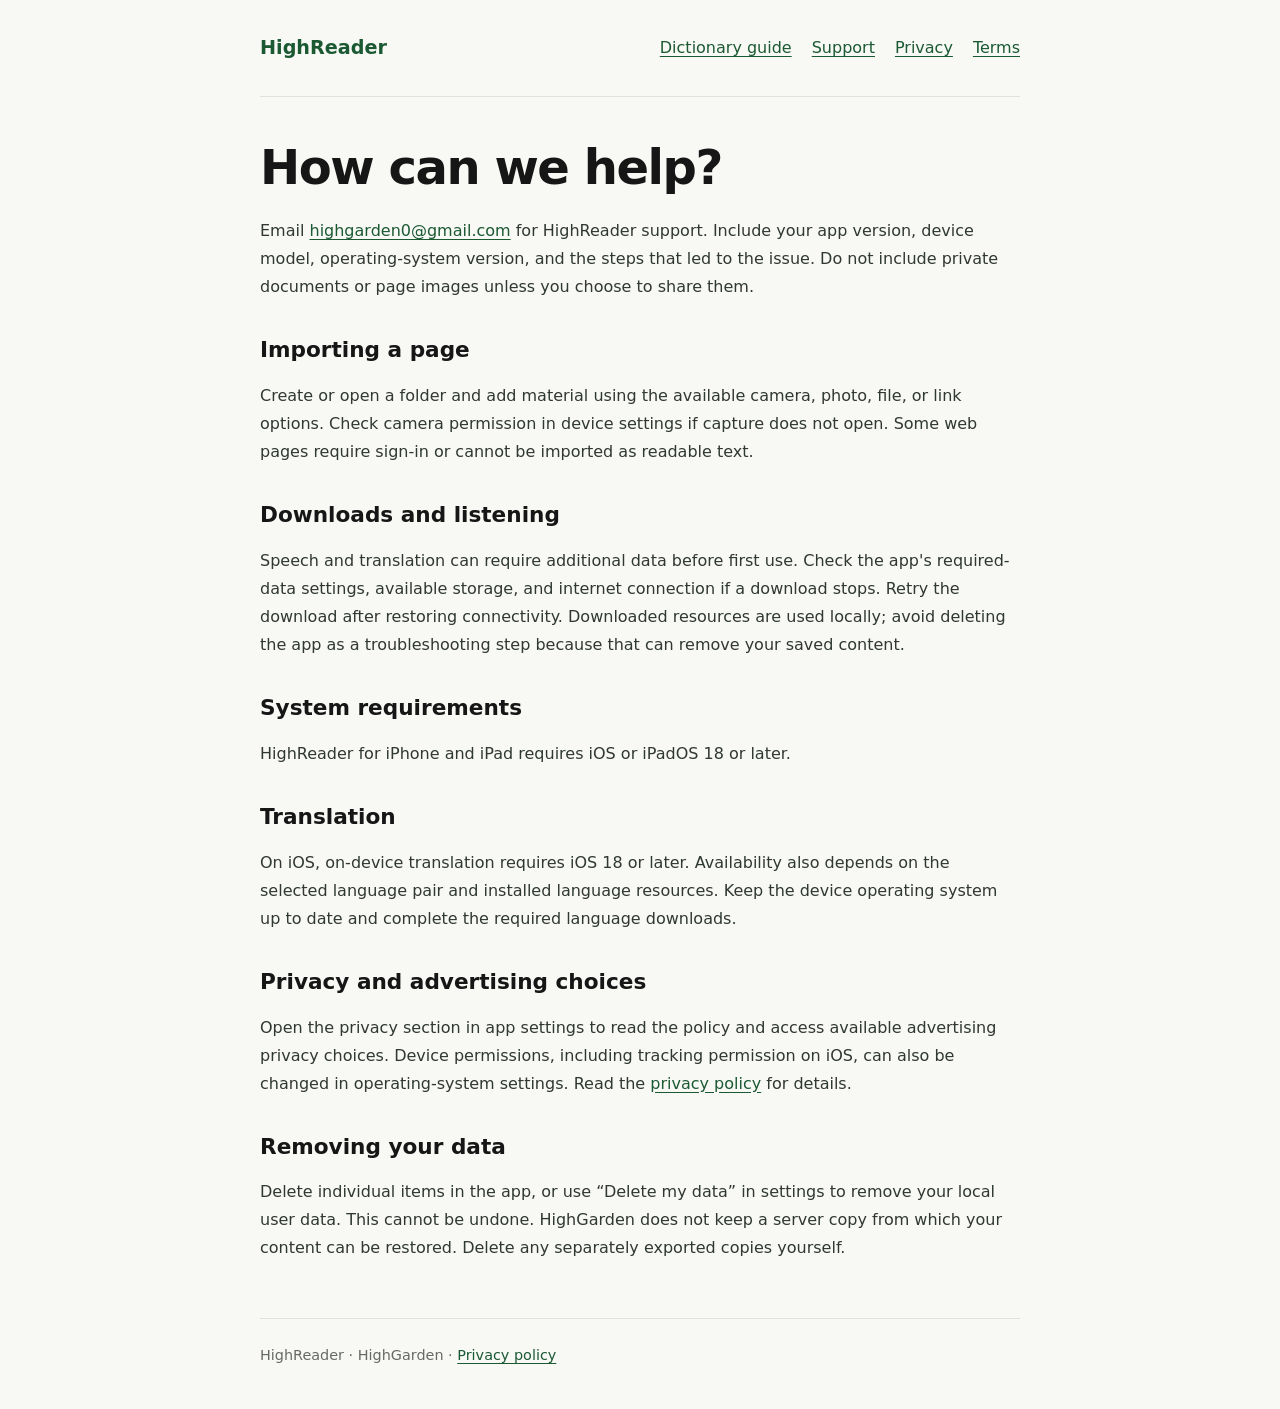
<file: support.html>
<!doctype html>
<html lang="en"><head><meta charset="utf-8"><meta name="viewport" content="width=device-width, initial-scale=1"><title>HighReader Support</title><meta name="description" content="Help with HighReader imports, on-device resources, playback, translation, and privacy controls."><link rel="canonical" href="https://highreader.highgarden.app/support.html"><link rel="stylesheet" href="./site.css"></head>
<body><a class="skip" href="#main">Skip to content</a><header><a class="brand" href="./index.html">HighReader</a><nav aria-label="Main navigation"><a href="./dictionary-guide.html">Dictionary guide</a><a href="./support.html" aria-current="page">Support</a><a href="./privacy.html">Privacy</a><a href="./terms.html">Terms</a></nav></header>
<main id="main"><h1>How can we help?</h1><p>Email <a href="mailto:highgarden0@gmail.com?subject=HighReader%20support">highgarden0@gmail.com</a> for HighReader support. Include your app version, device model, operating-system version, and the steps that led to the issue. Do not include private documents or page images unless you choose to share them.</p>
<h2>Importing a page</h2><p>Create or open a folder and add material using the available camera, photo, file, or link options. Check camera permission in device settings if capture does not open. Some web pages require sign-in or cannot be imported as readable text.</p>
<h2>Downloads and listening</h2><p>Speech and translation can require additional data before first use. Check the app's required-data settings, available storage, and internet connection if a download stops. Retry the download after restoring connectivity. Downloaded resources are used locally; avoid deleting the app as a troubleshooting step because that can remove your saved content.</p>
<h2>System requirements</h2><p>HighReader for iPhone and iPad requires iOS or iPadOS 18 or later.</p>
<h2>Translation</h2><p>On iOS, on-device translation requires iOS 18 or later. Availability also depends on the selected language pair and installed language resources. Keep the device operating system up to date and complete the required language downloads.</p>
<h2>Privacy and advertising choices</h2><p>Open the privacy section in app settings to read the policy and access available advertising privacy choices. Device permissions, including tracking permission on iOS, can also be changed in operating-system settings. Read the <a href="./privacy.html">privacy policy</a> for details.</p>
<h2>Removing your data</h2><p>Delete individual items in the app, or use “Delete my data” in settings to remove your local user data. This cannot be undone. HighGarden does not keep a server copy from which your content can be restored. Delete any separately exported copies yourself.</p></main><footer>HighReader · HighGarden · <a href="./privacy.html">Privacy policy</a></footer></body></html>
</file>
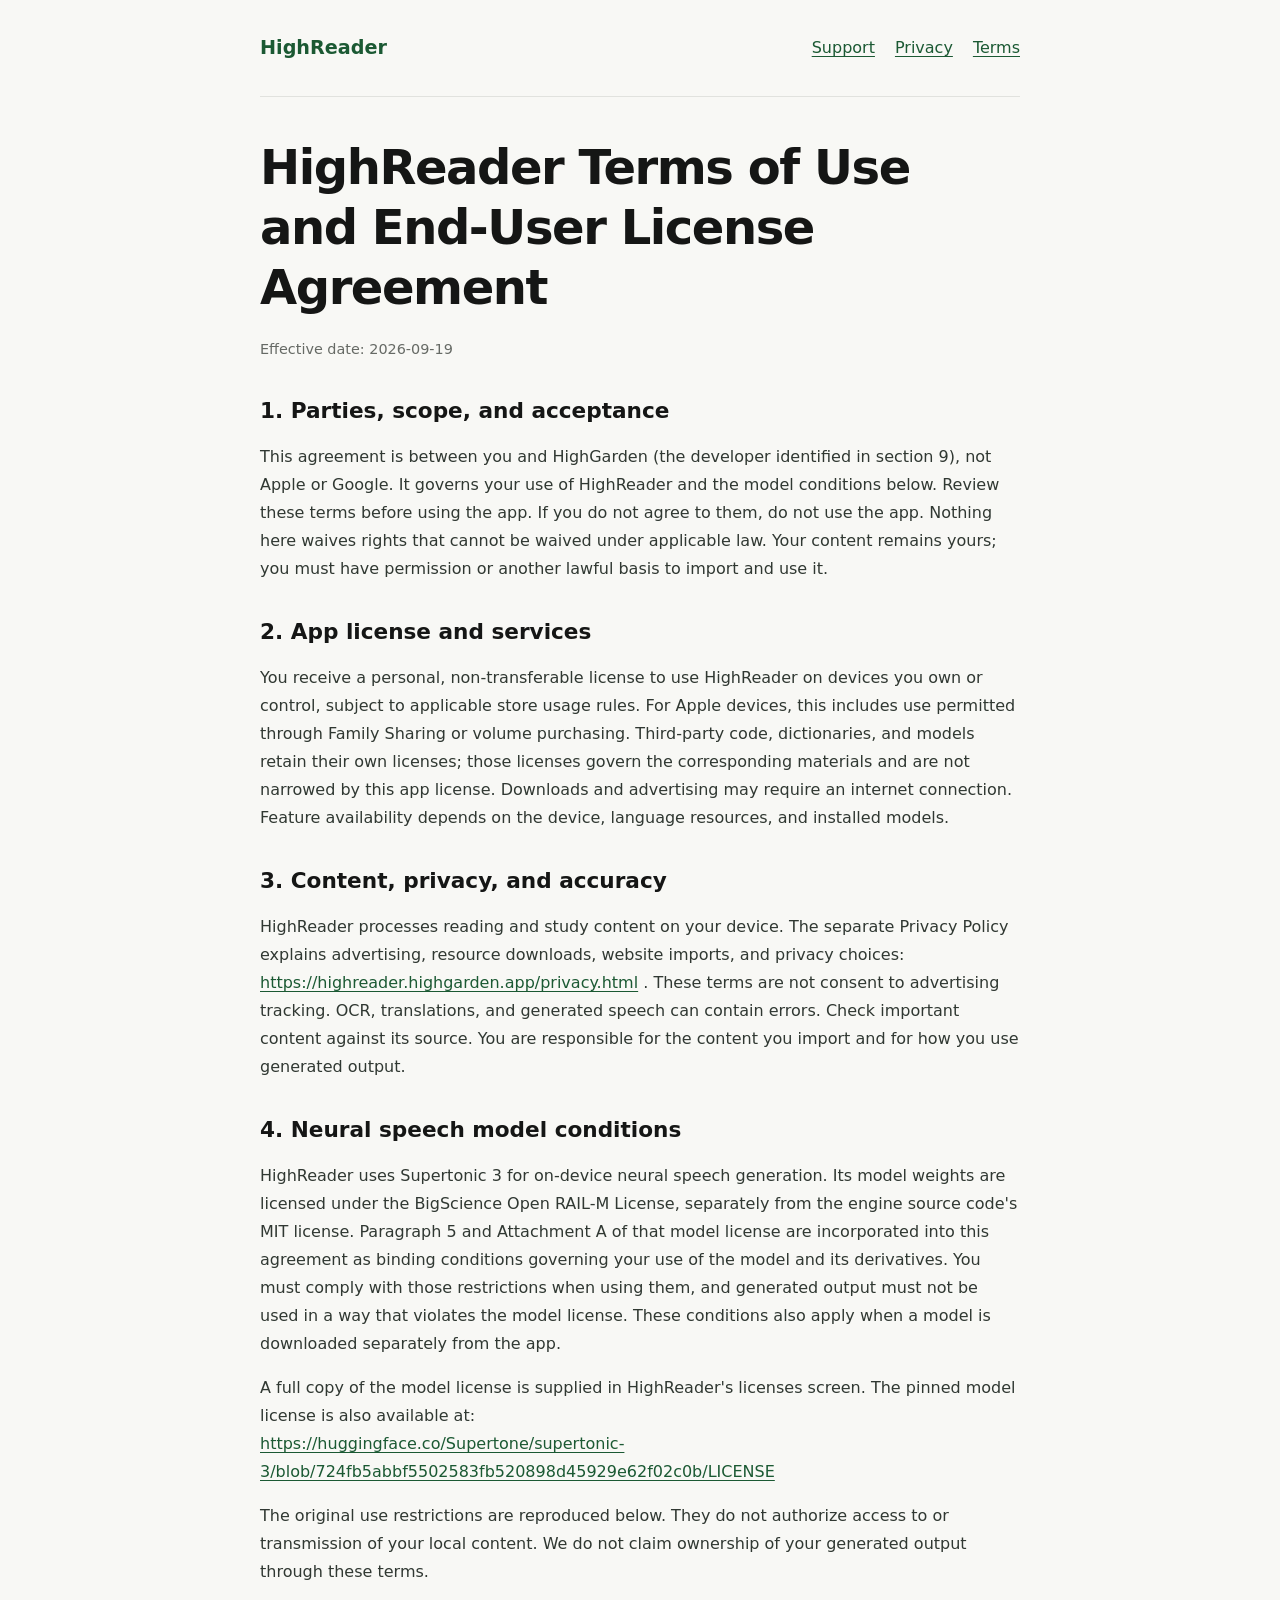
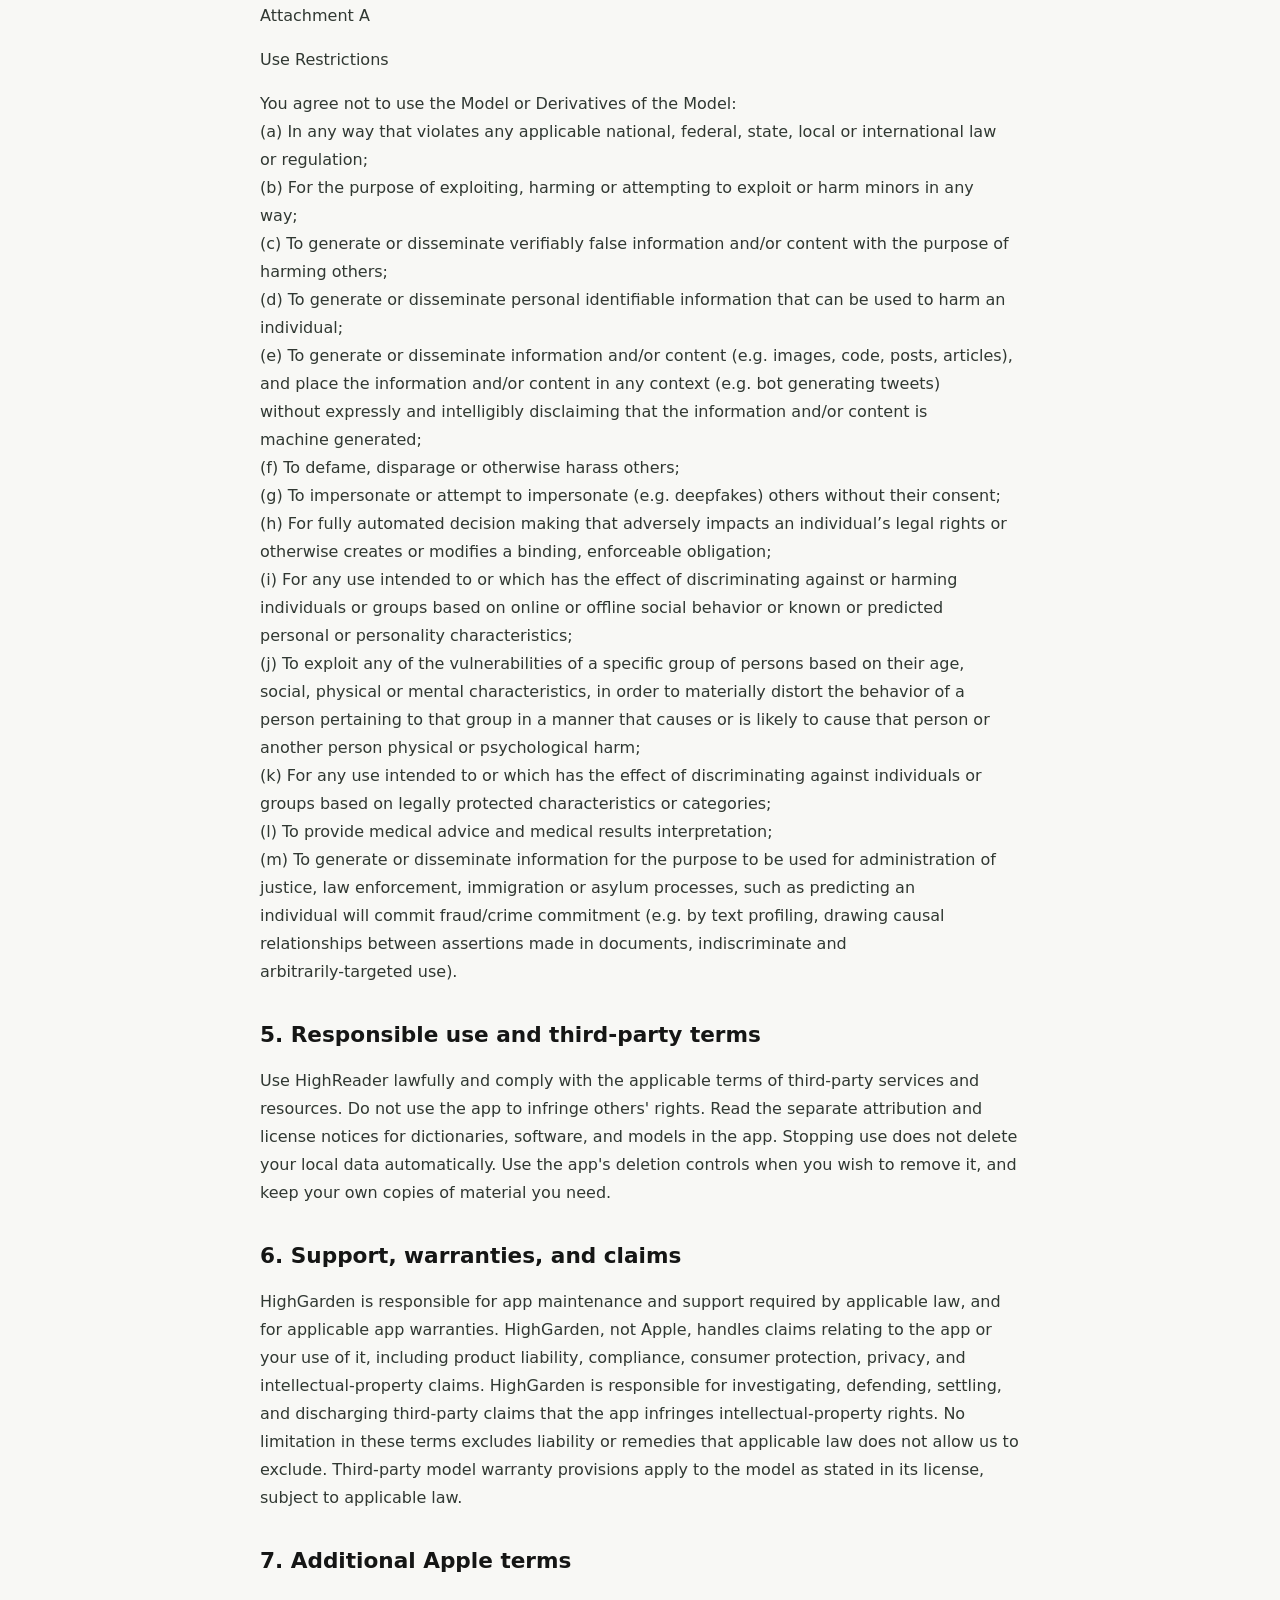
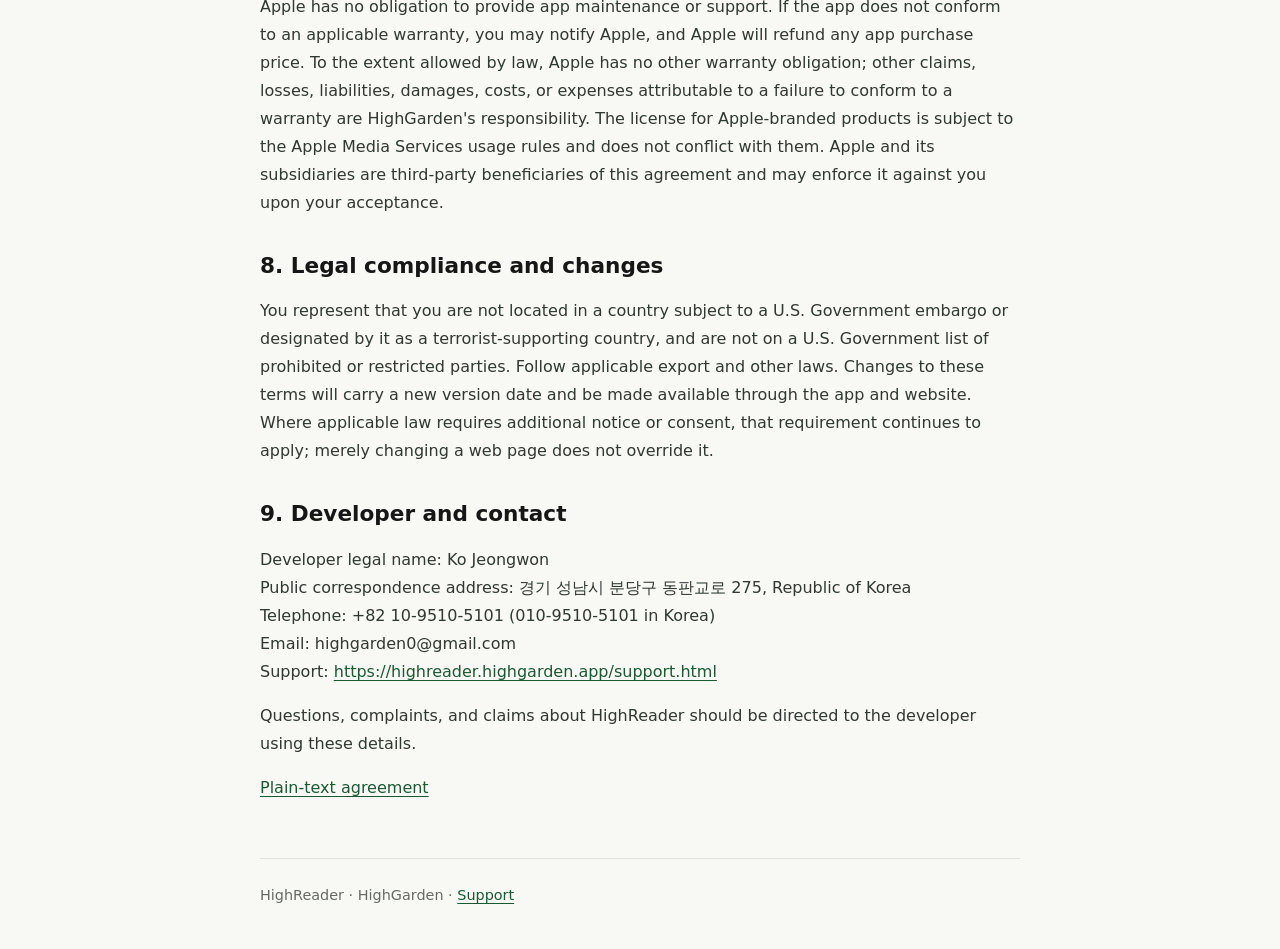
<file: terms.html>
<!doctype html>
<html lang="en"><head><meta charset="utf-8"><meta name="viewport" content="width=device-width, initial-scale=1"><title>HighReader Terms of Use</title><link rel="canonical" href="https://highreader.highgarden.app/terms.html"><link rel="stylesheet" href="./site.css"></head><body><a class="skip" href="#main">Skip to content</a><header><a class="brand" href="./index.html">HighReader</a><nav aria-label="Main navigation"><a href="./support.html">Support</a><a href="./privacy.html">Privacy</a><a href="./terms.html" aria-current="page">Terms</a></nav></header><main id="main"><h1>HighReader Terms of Use and End-User License Agreement</h1><p class="updated">Effective date: 2026-09-19</p>
<h2>1. Parties, scope, and acceptance</h2>
<p>This agreement is between you and HighGarden (the developer identified in section 9), not Apple or Google. It governs your use of HighReader and the model conditions below. Review these terms before using the app. If you do not agree to them, do not use the app. Nothing here waives rights that cannot be waived under applicable law. Your content remains yours; you must have permission or another lawful basis to import and use it.</p>
<h2>2. App license and services</h2>
<p>You receive a personal, non-transferable license to use HighReader on devices you own or control, subject to applicable store usage rules. For Apple devices, this includes use permitted through Family Sharing or volume purchasing. Third-party code, dictionaries, and models retain their own licenses; those licenses govern the corresponding materials and are not narrowed by this app license. Downloads and advertising may require an internet connection. Feature availability depends on the device, language resources, and installed models.</p>
<h2>3. Content, privacy, and accuracy</h2>
<p>HighReader processes reading and study content on your device. The separate Privacy Policy explains advertising, resource downloads, website imports, and privacy choices: <a href="https://highreader.highgarden.app/privacy.html">https://highreader.highgarden.app/privacy.html</a> . These terms are not consent to advertising tracking. OCR, translations, and generated speech can contain errors. Check important content against its source. You are responsible for the content you import and for how you use generated output.</p>
<h2>4. Neural speech model conditions</h2>
<p>HighReader uses Supertonic 3 for on-device neural speech generation. Its model weights are licensed under the BigScience Open RAIL-M License, separately from the engine source code&#x27;s MIT license. Paragraph 5 and Attachment A of that model license are incorporated into this agreement as binding conditions governing your use of the model and its derivatives. You must comply with those restrictions when using them, and generated output must not be used in a way that violates the model license. These conditions also apply when a model is downloaded separately from the app.</p>
<p>A full copy of the model license is supplied in HighReader&#x27;s licenses screen. The pinned model license is also available at:<br><a href="https://huggingface.co/Supertone/supertonic-3/blob/724fb5abbf5502583fb520898d45929e62f02c0b/LICENSE">https://huggingface.co/Supertone/supertonic-3/blob/724fb5abbf5502583fb520898d45929e62f02c0b/LICENSE</a></p>
<p>The original use restrictions are reproduced below. They do not authorize access to or transmission of your local content. We do not claim ownership of your generated output through these terms.</p>
<p>Attachment A</p>
<p>Use Restrictions</p>
<p>You agree not to use the Model or Derivatives of the Model:<br>(a) In any way that violates any applicable national, federal, state, local or international law<br>or regulation;<br>(b) For the purpose of exploiting, harming or attempting to exploit or harm minors in any<br>way;<br>(c) To generate or disseminate verifiably false information and/or content with the purpose of<br>harming others;<br>(d) To generate or disseminate personal identifiable information that can be used to harm an<br>individual;<br>(e) To generate or disseminate information and/or content (e.g. images, code, posts, articles),<br>and place the information and/or content in any context (e.g. bot generating tweets)<br>without expressly and intelligibly disclaiming that the information and/or content is<br>machine generated;<br>(f) To defame, disparage or otherwise harass others;<br>(g) To impersonate or attempt to impersonate (e.g. deepfakes) others without their consent;<br>(h) For fully automated decision making that adversely impacts an individual’s legal rights or<br>otherwise creates or modifies a binding, enforceable obligation;<br>(i) For any use intended to or which has the effect of discriminating against or harming<br>individuals or groups based on online or offline social behavior or known or predicted<br>personal or personality characteristics;<br>(j) To exploit any of the vulnerabilities of a specific group of persons based on their age,<br>social, physical or mental characteristics, in order to materially distort the behavior of a<br>person pertaining to that group in a manner that causes or is likely to cause that person or<br>another person physical or psychological harm;<br>(k) For any use intended to or which has the effect of discriminating against individuals or<br>groups based on legally protected characteristics or categories;<br>(l) To provide medical advice and medical results interpretation;<br>(m) To generate or disseminate information for the purpose to be used for administration of<br>justice, law enforcement, immigration or asylum processes, such as predicting an<br>individual will commit fraud/crime commitment (e.g. by text profiling, drawing causal<br>relationships between assertions made in documents, indiscriminate and<br>arbitrarily-targeted use).</p>
<h2>5. Responsible use and third-party terms</h2>
<p>Use HighReader lawfully and comply with the applicable terms of third-party services and resources. Do not use the app to infringe others&#x27; rights. Read the separate attribution and license notices for dictionaries, software, and models in the app. Stopping use does not delete your local data automatically. Use the app&#x27;s deletion controls when you wish to remove it, and keep your own copies of material you need.</p>
<h2>6. Support, warranties, and claims</h2>
<p>HighGarden is responsible for app maintenance and support required by applicable law, and for applicable app warranties. HighGarden, not Apple, handles claims relating to the app or your use of it, including product liability, compliance, consumer protection, privacy, and intellectual-property claims. HighGarden is responsible for investigating, defending, settling, and discharging third-party claims that the app infringes intellectual-property rights. No limitation in these terms excludes liability or remedies that applicable law does not allow us to exclude. Third-party model warranty provisions apply to the model as stated in its license, subject to applicable law.</p>
<h2>7. Additional Apple terms</h2>
<p>Apple has no obligation to provide app maintenance or support. If the app does not conform to an applicable warranty, you may notify Apple, and Apple will refund any app purchase price. To the extent allowed by law, Apple has no other warranty obligation; other claims, losses, liabilities, damages, costs, or expenses attributable to a failure to conform to a warranty are HighGarden&#x27;s responsibility. The license for Apple-branded products is subject to the Apple Media Services usage rules and does not conflict with them. Apple and its subsidiaries are third-party beneficiaries of this agreement and may enforce it against you upon your acceptance.</p>
<h2>8. Legal compliance and changes</h2>
<p>You represent that you are not located in a country subject to a U.S. Government embargo or designated by it as a terrorist-supporting country, and are not on a U.S. Government list of prohibited or restricted parties. Follow applicable export and other laws. Changes to these terms will carry a new version date and be made available through the app and website. Where applicable law requires additional notice or consent, that requirement continues to apply; merely changing a web page does not override it.</p>
<h2>9. Developer and contact</h2>
<p>Developer legal name: Ko Jeongwon<br>Public correspondence address: 경기 성남시 분당구 동판교로 275, Republic of Korea<br>Telephone: +82 10-9510-5101 (010-9510-5101 in Korea)<br>Email: highgarden0@gmail.com<br>Support: <a href="https://highreader.highgarden.app/support.html">https://highreader.highgarden.app/support.html</a></p>
<p>Questions, complaints, and claims about HighReader should be directed to the developer using these details.<br></p>
<p><a href="./terms.txt">Plain-text agreement</a></p></main><footer>HighReader · HighGarden · <a href="./support.html">Support</a></footer></body></html>
</file>
<file: site.css>
:root { color-scheme: light dark; --canvas:#f8f8f5; --surface:#fff; --ink:#151615; --body:#303832; --secondary:#666a65; --primary:#1b5933; --border:#e1e2de; --radius:8px; }
* { box-sizing:border-box; }
body { margin:0; background:var(--canvas); color:var(--body); font:1rem/1.75 system-ui,-apple-system,BlinkMacSystemFont,"Segoe UI",sans-serif; }
header,main,footer { width:min(100% - 40px,760px); margin-inline:auto; }
header { padding-block:24px; border-bottom:1px solid var(--border); display:flex; flex-wrap:wrap; gap:16px; justify-content:space-between; align-items:center; }
nav { display:flex; gap:20px; flex-wrap:wrap; }
a { color:var(--primary); text-underline-offset:3px; }
nav a { display:inline-block; padding-block:10px; }
a:focus-visible { outline:3px solid var(--primary); outline-offset:4px; border-radius:var(--radius); }
.brand { font-weight:750; text-decoration:none; font-size:1.2rem; }
main { padding-block:40px; overflow-wrap:anywhere; }
h1,h2 { color:var(--ink); line-height:1.25; }
h1 { font-size:clamp(2rem,6vw,3rem); letter-spacing:-.03em; margin-block:0 20px; }
h2 { font-size:1.35rem; margin-top:36px; }
p,ul { margin-block:16px; }
li { margin-block:8px; }
.updated,footer { color:var(--secondary); font-size:.9rem; }
.notice { padding:20px; border:1px solid var(--border); border-radius:var(--radius); background:var(--surface); }
footer { padding-block:24px 40px; border-top:1px solid var(--border); }
.skip { position:absolute; top:-100px; left:20px; background:var(--surface); padding:12px; }
.skip:focus { top:10px; }
@media(prefers-color-scheme:dark) { :root { --canvas:#111211; --surface:#1b1d1b; --ink:#f2f4f0; --body:#dde3dc; --secondary:#afb8ad; --primary:#91c29c; --border:#384038; } }

/* Dictionary guide: preserve readable code and touch targets on narrow screens. */
pre { padding:20px; overflow:auto; background:var(--surface); border:1px solid var(--border); border-radius:var(--radius); line-height:1.6; text-align:left; }
code { font-size:.9rem; font-family:ui-monospace,SFMono-Regular,Consolas,monospace; }
select { min-height:44px; max-width:100%; padding:8px 12px; color:var(--ink); background:var(--surface); border:1px solid var(--border); border-radius:var(--radius); font:inherit; }
select:focus-visible { outline:3px solid var(--primary); outline-offset:3px; }
nav label { align-self:center; }
.download { display:inline-block; padding-block:10px; }
article[hidden] { display:none; }
</file>
